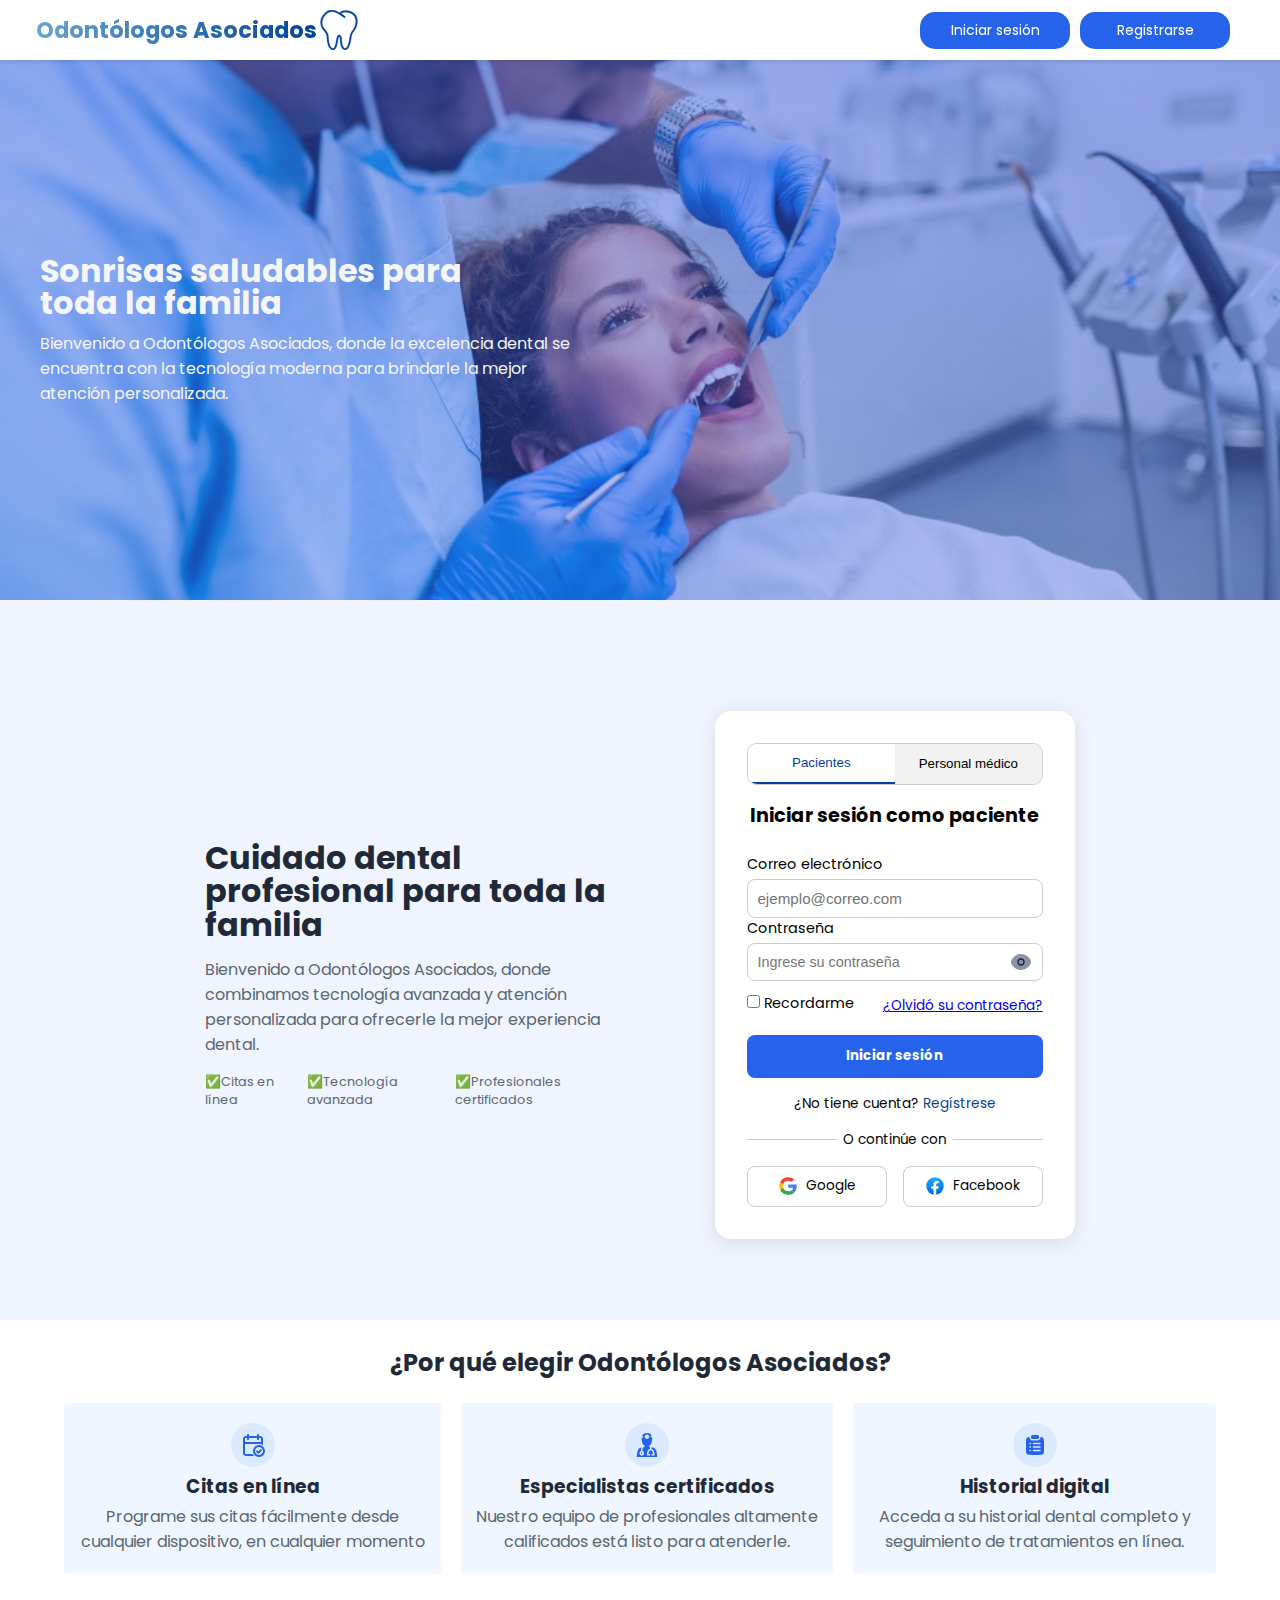
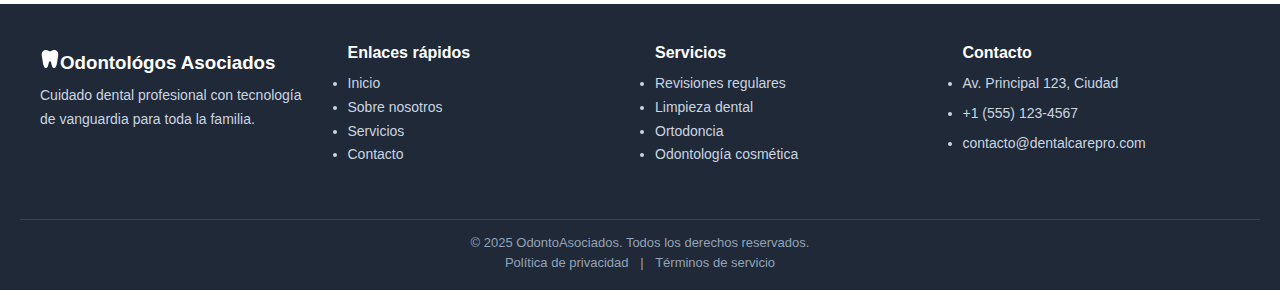
<file: index.html>
<!DOCTYPE html>
<html lang="es">
	<head>
		<meta charset="UTF-8" />
		<meta
			name="viewport"
			content="width=device-width, initial-scale=1.0" />
		<title>OdontoAsociados</title>
		<link
			rel="preconnect"
			href="https://fonts.googleapis.com" />
		<link
			rel="preconnect"
			href="https://fonts.gstatic.com"
			crossorigin />
		<link
			href="https://fonts.googleapis.com/css2?family=Poppins:ital,wght@0,100;0,200;0,300;0,400;0,500;0,600;0,700;0,800;0,900;1,100;1,200;1,300;1,400;1,500;1,600;1,700;1,800;1,900&display=swap"
			rel="stylesheet" />
		<link
			rel="stylesheet"
			href="./CSS/styles-landing.css" />
	</head>
	<body>
		<header class="encabezado">
			<a
				href="./index.html"
				class="logo-titulo">
				<p>Odontólogos Asociados</p>
				<img
					src="./assets/icons/tooth-icon.svg"
					alt="Logo Odontólogos Asociados"
					class="logo" />
			</a>
			<nav class="navegacion">
				<button
					class="boton"
					id="btn-login">
					<a href="#login"> Iniciar sesión </a>
				</button>
				<button
					class="boton"
					id="btn-registro">
					<a href="./HTML/register.html">Registrarse</a>
				</button>
			</nav>
		</header>
		<main class="fondo-home">
			<h1>
				Sonrisas saludables para <br />
				toda la familia
			</h1>
			<p>
				Bienvenido a Odontólogos Asociados, donde la excelencia dental se <br />
				encuentra con la tecnología moderna para brindarle la mejor <br />
				atención personalizada.
			</p>
		</main>
		<section
			class="login-container"
			id="login">
			<div class="login-details">
				<h2>
					Cuidado dental <br />
					profesional para toda la familia
				</h2>
				<p>
					Bienvenido a Odontólogos Asociados, donde combinamos tecnología
					avanzada y atención personalizada para ofrecerle la mejor experiencia
					dental.
				</p>
				<ul>
					<li>✅Citas en línea</li>
					<li>✅Tecnología avanzada</li>
					<li>✅Profesionales certificados</li>
				</ul>
			</div>
			<div class="login-card">
				<div class="tabs">
					<button
						id="btnPaciente"
						class="tab active"
						onclick="cambiarVista('paciente')">
						Pacientes
					</button>
					<button
						id="btnPersonal"
						class="tab"
						onclick="cambiarVista('personal')">
						Personal médico
					</button>
				</div>
				<h2 id="tituloInicio">Iniciar sesión como paciente</h2>
				<form id="login-form">
					<label for="email">Correo electrónico</label>
					<input
						type="email"
						id="email"
						class="input-style"
						placeholder="ejemplo@correo.com"
						required />
					<label for="password">Contraseña</label>
					<div class="input-icon">
						<input
							type="password"
							id="password"
							class="input-style"
							placeholder="Ingrese su contraseña"
							required />
						<button
							type="button"
							class="eye-toggle"
							onclick="togglePassword()">
							<img
								src="./assets/icons/eye.svg"
								alt="icono ojo" />
						</button>
					</div>

					<div class="options">
						<label><input type="checkbox" /> Recordarme</label>
						<a href="./HTML/password-recovery.html">¿Olvidó su contraseña?</a>
					</div>

					<button class="login-btn">Iniciar sesión</button>
				</form>

				<div class="link">
					¿No tiene cuenta? <a href="./HTML/register.html">Regístrese</a>
				</div>

				<div class="divider">O continúe con</div>

				<div class="social-buttons">
					<button class="social-btn">
						<img
							src="./assets/icons/google.svg"
							alt="Google" />
						Google
					</button>
					<button class="social-btn">
						<img
							src="./assets/icons/facebook.svg"
							alt="Facebook" />
						Facebook
					</button>
				</div>
			</div>
		</section>
		<section class="cards-info">
			<h2>¿Por qué elegir Odontólogos Asociados?</h2>
			<div class="cards-container">
				<div class="card-info">
					<img
						src="./assets/icons/calendar.svg"
						alt="calendario logo" />
					<h3>Citas en línea</h3>
					<p>
						Programe sus citas fácilmente desde cualquier dispositivo, en
						cualquier momento
					</p>
				</div>
				<div class="card-info">
					<img
						src="./assets/icons/doctor.svg"
						alt="doctor logo" />
					<h3>Especialistas certificados</h3>
					<p>
						Nuestro equipo de profesionales altamente calificados está listo
						para atenderle.
					</p>
				</div>
				<div class="card-info">
					<img
						src="./assets/icons/clipboard.svg"
						alt="tabla logo" />
					<h3>Historial digital</h3>
					<p>
						Acceda a su historial dental completo y seguimiento de tratamientos
						en línea.
					</p>
				</div>
			</div>
		</section>
		<footer class="footer">
			<div class="footer-container">
				<div class="footer-column">
					<h3>
						<img
							src="./assets/icons/whte-tooth.svg"
							alt="icono diente" />Odontológos Asociados
					</h3>
					<p>
						Cuidado dental profesional con tecnología de vanguardia para toda la
						familia.
					</p>
				</div>
				<div class="footer-column">
					<h4>Enlaces rápidos</h4>
					<ul>
						<li><a href="#">Inicio</a></li>
						<li><a href="./HTML/page-missing.html">Sobre nosotros</a></li>
						<li><a href="./HTML/page-missing.html">Servicios</a></li>
						<li><a href="./HTML/page-missing.html">Contacto</a></li>
					</ul>
				</div>
				<div class="footer-column">
					<h4>Servicios</h4>
					<ul>
						<li><a href="./HTML/page-missing.html">Revisiones regulares</a></li>
						<li><a href="./HTML/page-missing.html">Limpieza dental</a></li>
						<li><a href="./HTML/page-missing.html">Ortodoncia</a></li>
						<li><a href="./HTML/page-missing.html">Odontología cosmética</a></li>
					</ul>
				</div>
				<div class="footer-column">
					<h4>Contacto</h4>
					<ul class="contact-info">
						<li>Av. Principal 123, Ciudad</li>
						<li>+1 (555) 123-4567</li>
						<li>contacto@dentalcarepro.com</li>
					</ul>
					<div class="social-icons">
						<a href="#"><i class="fab fa-facebook-f"></i></a>
					</div>
				</div>
			</div>
			<div class="footer-bottom">
				<p>© 2025 OdontoAsociados. Todos los derechos reservados.</p>
				<div class="footer-links">
					<a href="#">Política de privacidad</a>
					<span>|</span>
					<a href="#">Términos de servicio</a>
				</div>
			</div>
		</footer>
		<script src="./javascript/landing-page.js"></script>
	</body>
</html>
</file>
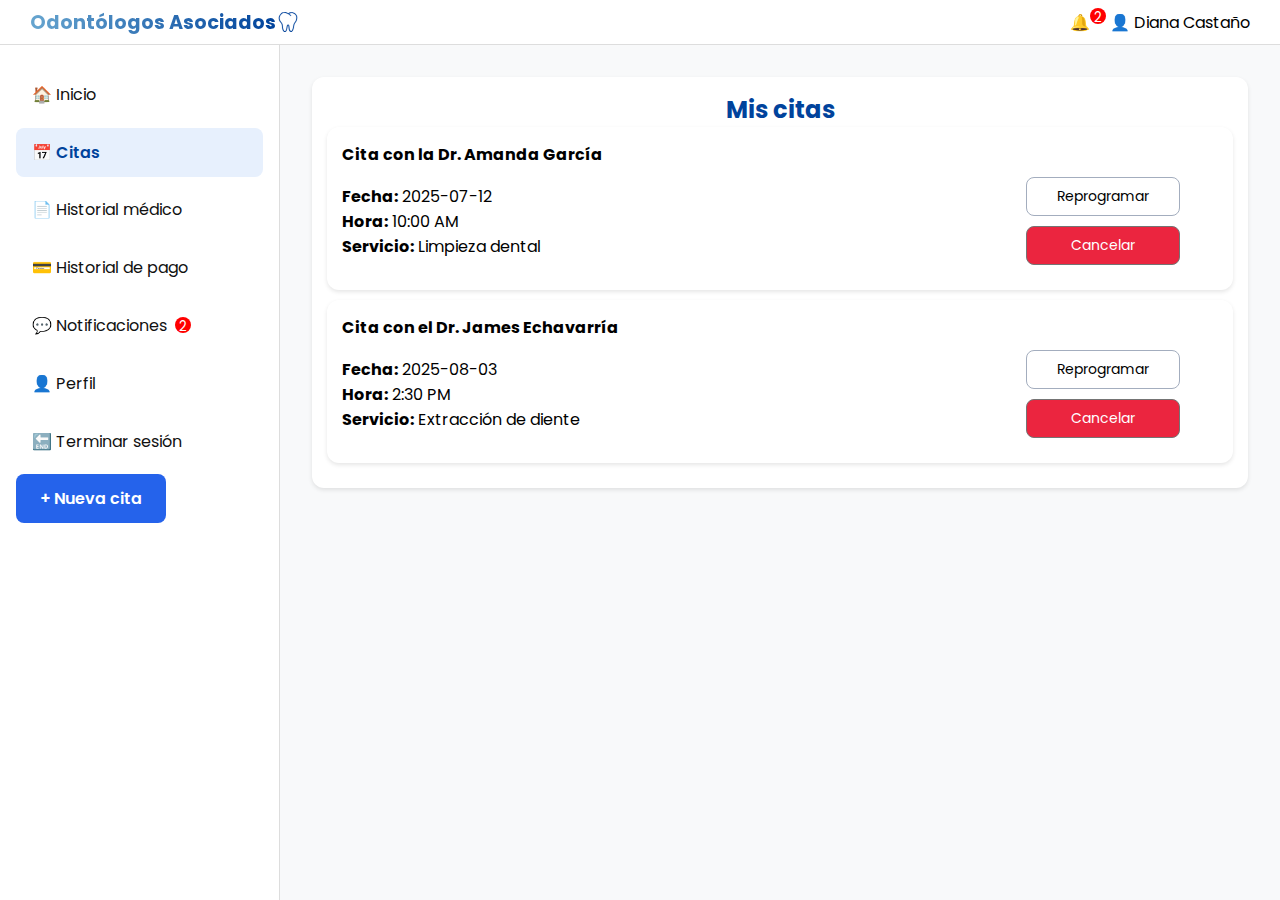
<file: HTML/appointment.html>
<!DOCTYPE html>
<html lang="es">
<head>
 <meta charset="UTF-8">
 <meta name="viewport" content="width=device-width, initial-scale=1.0">
 <title>OdontoAsociados</title>
 <link
  rel="preconnect"
  href="https://fonts.googleapis.com" />
 <link
  rel="preconnect"
  href="https://fonts.gstatic.com"
  crossorigin />
 <link
  href="https://fonts.googleapis.com/css2?family=Poppins:ital,wght@0,100;0,200;0,300;0,400;0,500;0,600;0,700;0,800;0,900;1,100;1,200;1,300;1,400;1,500;1,600;1,700;1,800;1,900&display=swap"
  rel="stylesheet" />
 <link
  rel="stylesheet"
  href="../CSS/dashboard-patient.css" />
 <link
  rel="stylesheet"
  href="../CSS/detail-information.css" />
</head>
<body>
 <header>
  <div class="logo-titulo">
   <p>Odontólogos Asociados</p>
   <img
    src="../assets/icons/tooth-icon.svg"
    alt="Logo Odontólogos Asociados"
    class="logo" />
  </div>
  <div>🔔<sup>2</sup> 👤 Diana Castaño</div>
 </header>
 <div class="dashboard">
  <aside class="sidebar">
   <nav>
    <a href="./dashboard-patient.html">🏠 Inicio</a>
    <a href="#" class="active">📅 Citas</a>
    <a href="./medical-history.html">📄 Historial médico</a>
    <a href="./payment-history.html">💳 Historial de pago</a>
    <a href="./notifications.html">
     💬 Notificaciones
     <sup>2</sup>
    </a>
    <a
     href="./profile.html"

     >👤 Perfil</a
    >
    <a href="../index.html">🔚 Terminar sesión</a>
   </nav>
   <div style="margin-top: auto">
    <a
     href="./booking-appointment.html"
     class="cta-button"
     >+ Nueva cita</a
    >
   </div>
  </aside>
  <main class="main">
   <div class="appointments-page">
    <h2>Mis citas</h2>
    <div class="history-item">
      <h4>Cita con la Dr. Amanda García</h4>
      <div class="appointment-info">
       <div>
								<p><strong>Fecha:</strong> 2025-07-12</p>
       	<p><strong>Hora:</strong> 10:00 AM</p>
       	<p><strong>Servicio:</strong> Limpieza dental</p>
							</div>
      	<div class="appointments-btns">
        <button  class="reprogram-btn">Reprogramar</button>
        <button class="cancel-btn">Cancelar</button>
       </div>
      </div>
    </div>
    <div class="history-item">
      <h4>Cita con el Dr. James Echavarría</h4>
						<div class="appointment-info">
							<div>
								<p><strong>Fecha:</strong> 2025-08-03</p>
      		<p><strong>Hora:</strong> 2:30 PM</p>
      		<p><strong>Servicio:</strong> Extracción de diente</p>
							</div>
							<div class="appointments-btns">
        <button class="reprogram-btn">Reprogramar</button>
        <button class="cancel-btn">Cancelar</button>
      	</div>
						</div>
    </div>
  </main>
 </div>
</body>
</html>
</file>
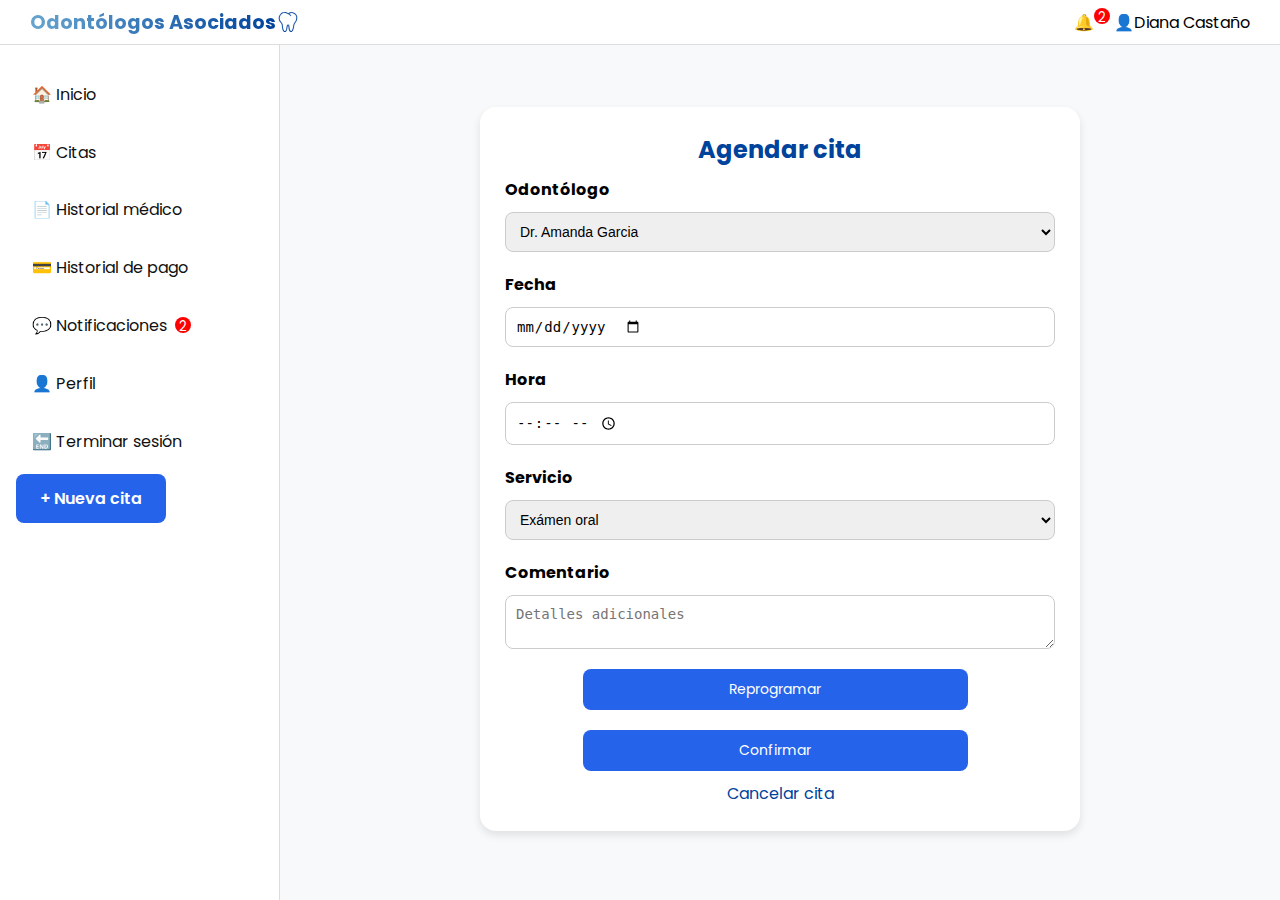
<file: HTML/booking-appointment.html>
<!DOCTYPE html>
<html lang="es">
	<head>
		<meta charset="UTF-8" />
		<meta
			name="viewport"
			content="width=device-width, initial-scale=1.0" />
		<title>OdontoAsociados</title>
		<link
			rel="preconnect"
			href="https://fonts.googleapis.com" />
		<link
			rel="preconnect"
			href="https://fonts.gstatic.com"
			crossorigin />
		<link
			href="https://fonts.googleapis.com/css2?family=Poppins:ital,wght@0,100;0,200;0,300;0,400;0,500;0,600;0,700;0,800;0,900;1,100;1,200;1,300;1,400;1,500;1,600;1,700;1,800;1,900&display=swap"
			rel="stylesheet" />
		<link
			rel="stylesheet"
			href="../CSS/dashboard-patient.css" />
		<link
			rel="stylesheet"
			href="../CSS/detail-information.css" />
	</head>
	<body>
		<header>
			<div class="logo-titulo">
				<p>Odontólogos Asociados</p>
				<img
					src="../assets/icons/tooth-icon.svg"
					alt="Logo Odontólogos Asociados"
					class="logo" />
			</div>
			<div>🔔<sup>2</sup> 👤Diana Castaño</div>
		</header>
		<div class="dashboard">
			<aside class="sidebar">
				<nav>
					<a href="./dashboard-patient.html">🏠 Inicio</a>
					<a href="./appointment.html">📅 Citas</a>
					<a href="./medical-history.html">📄 Historial médico</a>
					<a href="./payment-history.html">💳 Historial de pago</a>
					<a href="./notifications.html">💬 Notificaciones <sup>2</sup></a>
					<a href="./profile.html">👤 Perfil</a>
					<a href="../index.html">🔚 Terminar sesión</a>
				</nav>
				<div style="margin-top: auto">
					<a
						href="./booking-appointment.html"
						class="cta-button"
						>+ Nueva cita</a
					>
				</div>
			</aside>
			<main class="main">
				<form class="book-appointment">
					<h2>Agendar cita</h2>
					<label>Odontólogo</label>
					<select>
						<option>Dr. Amanda Garcia</option>
						<option>Dr. Felipe Castañeda</option>
					</select>
					<label>Fecha</label>
					<input type="date" />
					<label>Hora</label>
					<input type="time" />
					<label>Servicio</label>
					<select>
						<option>Exámen oral</option>
						<option>Limpieza dental</option>
						<option>Radiografía dental</option>
						<option>Empastes (obturaciones)</option>
						<option>Extracción dental</option>
						<option>Sellado de fisuras</option>
						<option>Endodoncia</option>
					</select>
					<label>Comentario</label>
					<textarea placeholder="Detalles adicionales"></textarea>
					<div class="actions">
						<button>Reprogramar</button>
						<button>Confirmar</button>
						<a href="#">Cancelar cita</a>
					</div>
				</form>
			</main>
		</div>
	</body>
</html>
</file>
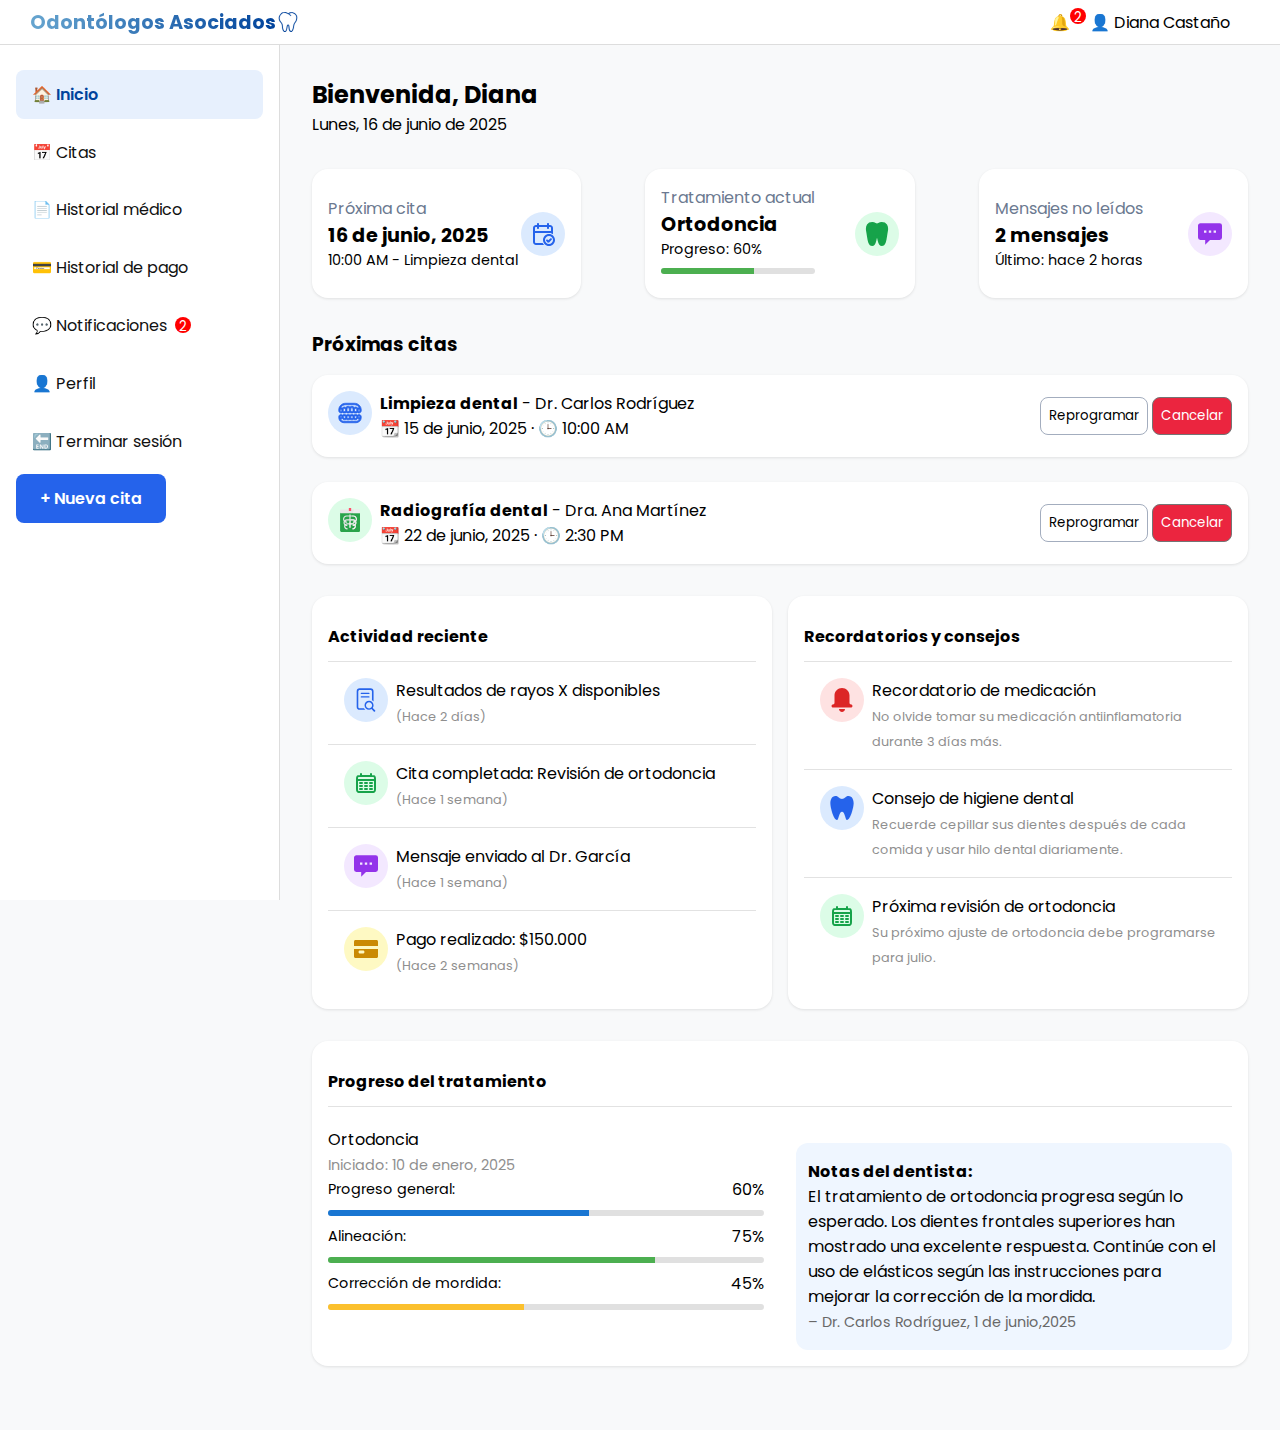
<file: HTML/dashboard-patient.html>
<!DOCTYPE html>
<html lang="es">
	<head>
		<meta charset="UTF-8" />
		<meta
			name="viewport"
			content="width=device-width, initial-scale=1.0" />
		<title>OdontoAsociados</title>
		<link
			rel="preconnect"
			href="https://fonts.googleapis.com" />
		<link
			rel="preconnect"
			href="https://fonts.gstatic.com"
			crossorigin />
		<link
			href="https://fonts.googleapis.com/css2?family=Poppins:ital,wght@0,100;0,200;0,300;0,400;0,500;0,600;0,700;0,800;0,900;1,100;1,200;1,300;1,400;1,500;1,600;1,700;1,800;1,900&display=swap"
			rel="stylesheet" />
		<link
			rel="stylesheet"
			href="../CSS/dashboard-patient.css" />
	</head>
	<body>
		<header>
			<div class="logo-titulo">
				<p>Odontólogos Asociados</p>
				<img
					src="../assets/icons/tooth-icon.svg"
					alt="Logo Odontólogos Asociados"
					class="logo" />
			</div>
			<div class="note-profile">🔔<sup>2</sup> 👤 Diana Castaño</div>
		</header>
		<div class="dashboard">
			<aside class="sidebar">
				<nav>
					<a
						href="#"
						class="active"
						>🏠 Inicio</a
					>
					<a href="./appointment.html">📅 Citas</a>
					<a href="./medical-history.html">📄 Historial médico</a>
					<a href="./payment-history.html">💳 Historial de pago</a>
					<a href="./notifications.html">💬 Notificaciones <sup>2</sup></a>
					<a href="./profile.html">👤 Perfil</a>
					<a href="../index.html">🔚 Terminar sesión</a>
				</nav>
				<div style="margin-top: auto">
					<a
						href="./booking-appointment.html"
						class="cta-button"
						>+ Nueva cita</a
					>
				</div>
			</aside>
			<main class="main">
				<div class="greeting">
					<div>
						<h2>Bienvenida, Diana</h2>
						<p>Lunes, 16 de junio de 2025</p>
					</div>
				</div>

				<div class="cards">
					<div class="card">
						<div class="card-text">
							<h4>Próxima cita</h4>
							<p>
								<strong>16 de junio, 2025</strong><br />10:00 AM - Limpieza
								dental
							</p>
						</div>
						<img
							src="../assets/icons/calendar.svg"
							alt="icono calendario"
							class="icon-style pendings" />
					</div>
					<div class="card">
						<div class="card-text">
							<h4>Tratamiento actual</h4>
							<p><strong>Ortodoncia</strong></p>
							<p>Progreso: 60%</p>
							<div class="progress-bar">
								<div style="width: 60%; background-color: #4caf50"></div>
							</div>
						</div>
						<img
							src="../assets/icons/green-tooth.svg"
							alt="icono diente"
							class="icon-style treatments" />
					</div>
					<div class="card">
						<div class="card-text">
							<h4>Mensajes no leídos</h4>
							<p><strong>2 mensajes</strong></p>
							<p>Último: hace 2 horas</p>
						</div>
						<img
							src="../assets/icons/chat-bubble.svg"
							alt="icono de mensaje"
							class="icon-style message" />
					</div>
				</div>

				<div class="section">
					<h3>Próximas citas</h3>
					<div class="card">
						<div class="card-date">
							<img
								src="../assets/icons/teeth.svg"
								alt="icono dentadura"
								class="icon-style pendings" />
							<p>
								<strong>Limpieza dental</strong> - Dr. Carlos Rodríguez<br />📆
								15 de junio, 2025 · 🕒 10:00 AM
							</p>
						</div>
						<div>
							<button class="reprogram-btn">Reprogramar</button>
							<button class="cancel-btn">Cancelar</button>
						</div>
					</div>
					<br />
					<div class="card">
						<div class="card-date">
							<img
								src="../assets/icons/x-rays.svg"
								alt="icono rayos X"
								class="icon-style treatments" />
							<p>
								<strong>Radiografía dental</strong> - Dra. Ana Martínez<br />📆
								22 de junio, 2025 · 🕒 2:30 PM
							</p>
						</div>
						<div>
							<button class="reprogram-btn">Reprogramar</button>
							<button class="cancel-btn">Cancelar</button>
						</div>
					</div>
				</div>

				<div class="section activities">
					<div class="card activities-container">
						<h4>Actividad reciente</h4>
						<ul class="recent-activities">
							<li>
								<img
									src="../assets/icons/doc-text-search.svg"
									alt="icono resultados"
									class="icon-style pendings" />
								<p>
									Resultados de rayos X disponibles <br />
									<span>(Hace 2 días)</span>
								</p>
							</li>
							<li>
								<img
									src="../assets/icons/green-calendar.svg"
									alt="icono calendario tono verde"
									class="icon-style treatments" />
								<p>
									Cita completada: Revisión de ortodoncia <br />
									<span>(Hace 1 semana)</span>
								</p>
							</li>
							<li>
								<img
									src="../assets/icons/chat-bubble.svg"
									alt="icono de mensaje"
									class="icon-style message" />
								<p>
									Mensaje enviado al Dr. García <br />
									<span>(Hace 1 semana)</span>
								</p>
							</li>
							<li>
								<img
									src="../assets/icons/credit-card.svg"
									alt="icono tarjeta de credito"
									class="icon-style payment" />
								<p>
									Pago realizado: $150.000<br />
									<span>(Hace 2 semanas)</span>
								</p>
							</li>
						</ul>
					</div>
					<div class="card activities-container">
						<h4>Recordatorios y consejos</h4>
						<ul class="recent-activities">
							<li>
								<img
									src="../assets/icons/red-bell-svgrepo.svg"
									alt="icono campana roja"
									class="icon-style alert" />
								<p>
									Recordatorio de medicación <br />
									<span>
										No olvide tomar su medicación antiinflamatoria durante 3
										días más.
									</span>
								</p>
							</li>
							<li>
								<img
									src="../assets/icons/full-blue-tooth.svg"
									alt="icono diente azul"
									class="icon-style pendings" />
								<p>
									Consejo de higiene dental <br />
									<span>
										Recuerde cepillar sus dientes después de cada comida y usar
										hilo dental diariamente.
									</span>
								</p>
							</li>
							<li>
								<img
									src="../assets/icons/green-calendar.svg"
									alt="icono calendario tono verde"
									class="icon-style treatments" />
								<p>
									Próxima revisión de ortodoncia <br />
									<span>
										Su próximo ajuste de ortodoncia debe programarse para julio.
									</span>
								</p>
							</li>
						</ul>
					</div>
				</div>

				<div class="section">
					<div class="card history-treatments">
						<h4>Progreso del tratamiento</h4>
						<div class="treatments-notes">
							<div class="treatments-container">
								<p>
									Ortodoncia <br />
									<span>Iniciado: 10 de enero, 2025</span>
								</p>
								<div class="progress-meter">
									<p>Progreso general:</p>
									<p>60%</p>
								</div>
								<div class="progress-bar">
									<div style="width: 60%; background-color: #1976d2"></div>
								</div>
								<div class="progress-meter">
									<p>Alineación:</p>
									<p>75%</p>
								</div>
								<div class="progress-bar">
									<div style="width: 75%; background-color: #4caf50"></div>
								</div>
								<div class="progress-meter">
									<p>Corrección de mordida:</p>
									<p>45%</p>
								</div>
								<div class="progress-bar">
									<div style="width: 45%; background-color: #fbc02d"></div>
								</div>
							</div>
							<p
								class="dentist-notes"
								style="margin-top: 1rem">
								<strong>Notas del dentista:</strong><br />El tratamiento de
								ortodoncia progresa según lo esperado. Los dientes frontales
								superiores han mostrado una excelente respuesta. Continúe con el
								uso de elásticos según las instrucciones para mejorar la
								corrección de la mordida. <br />
								<span> – Dr. Carlos Rodríguez, 1 de junio,2025 </span>
							</p>
						</div>
					</div>
				</div>
			</main>
		</div>
	</body>
</html>
</file>
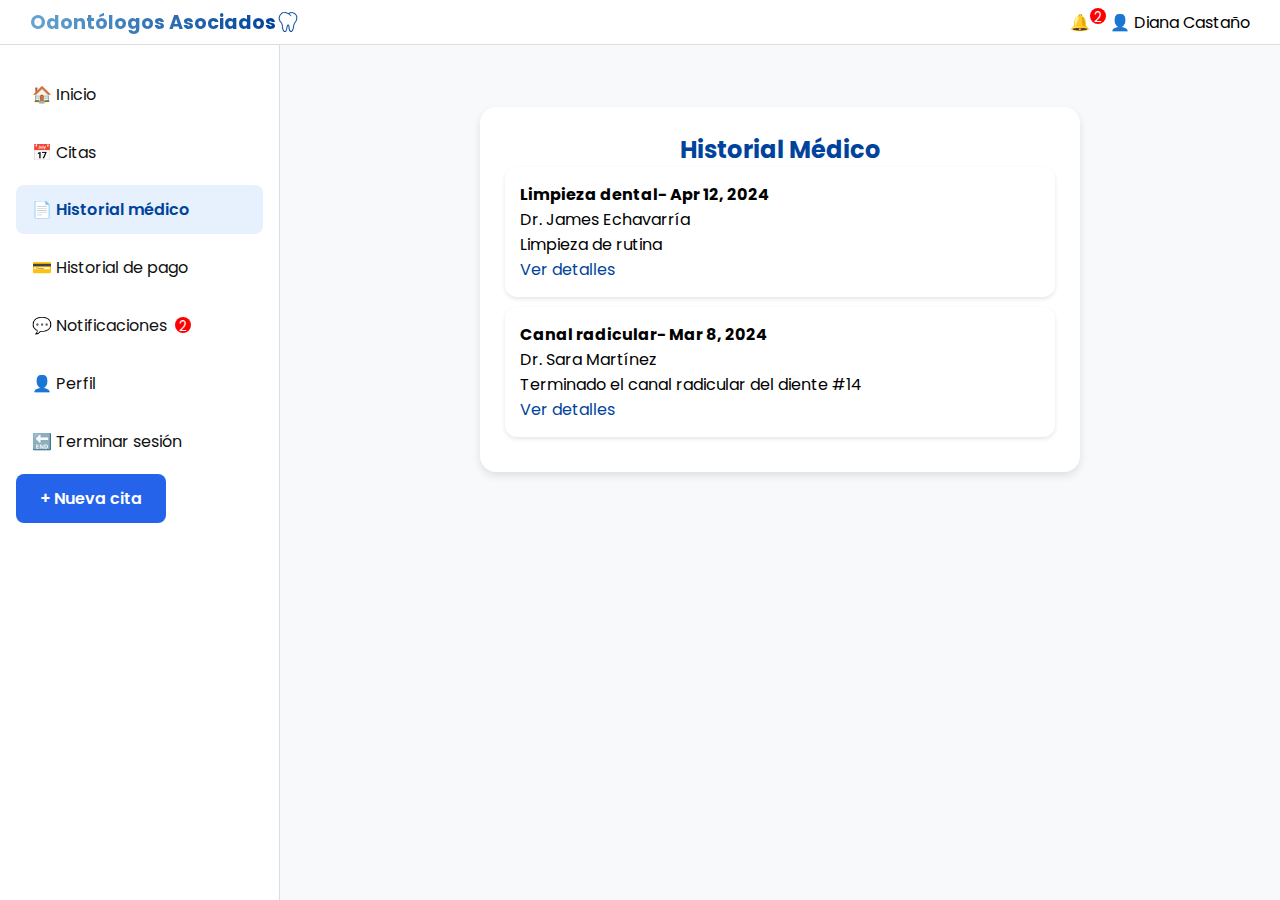
<file: HTML/medical-history.html>
<!DOCTYPE html>
<html lang="es">
	<head>
		<meta charset="UTF-8" />
		<meta
			name="viewport"
			content="width=device-width, initial-scale=1.0" />
		<title>OdontoAsociados</title>
		<link
			rel="preconnect"
			href="https://fonts.googleapis.com" />
		<link
			rel="preconnect"
			href="https://fonts.gstatic.com"
			crossorigin />
		<link
			href="https://fonts.googleapis.com/css2?family=Poppins:ital,wght@0,100;0,200;0,300;0,400;0,500;0,600;0,700;0,800;0,900;1,100;1,200;1,300;1,400;1,500;1,600;1,700;1,800;1,900&display=swap"
			rel="stylesheet" />
		<link
			rel="stylesheet"
			href="../CSS/dashboard-patient.css" />
		<link
			rel="stylesheet"
			href="../CSS/detail-information.css" />
	</head>
	<body>
		<header>
			<div class="logo-titulo">
				<p>Odontólogos Asociados</p>
				<img
					src="../assets/icons/tooth-icon.svg"
					alt="Logo Odontólogos Asociados"
					class="logo" />
			</div>
			<div>
				🔔<sup>2</sup> 👤 Diana Castaño
			</div>
		</header>
		<div class="dashboard">
			<aside class="sidebar">
				<nav>
					<a href="./dashboard-patient.html">🏠 Inicio</a>
					<a href="./appointment.html">📅 Citas</a>
					<a
						href="#"
						class="active"
						>📄 Historial médico</a
					>
					<a href="./payment-history.html">💳 Historial de pago</a>
					<a href="./notifications.html">
						💬 Notificaciones
						<sup>2</sup></a
					>
					<a href="./profile.html">👤 Perfil</a>
					<a href="../index.html">🔚 Terminar sesión</a>
				</nav>
				<div style="margin-top: auto">
					<a
						href="./booking-appointment.html"
						class="cta-button"
						>+ Nueva cita</a
					>
				</div>
			</aside>
			<main class="main">
				<div class="medical-history">
					<h2>Historial Médico</h2>
					<div class="history-item">
						<h4>Limpieza dental- Apr 12, 2024</h4>
						<p>Dr. James Echavarría</p>
						<p>Limpieza de rutina</p>
						<a href="#">Ver detalles</a>
					</div>
					<div class="history-item">
						<h4>Canal radicular- Mar 8, 2024</h4>
						<p>Dr. Sara Martínez</p>
						<p>Terminado el canal radicular del diente #14</p>
						<a href="#">Ver detalles</a>
					</div>
				</div>
			</main>
		</div>
	</body>
</html>
</file>
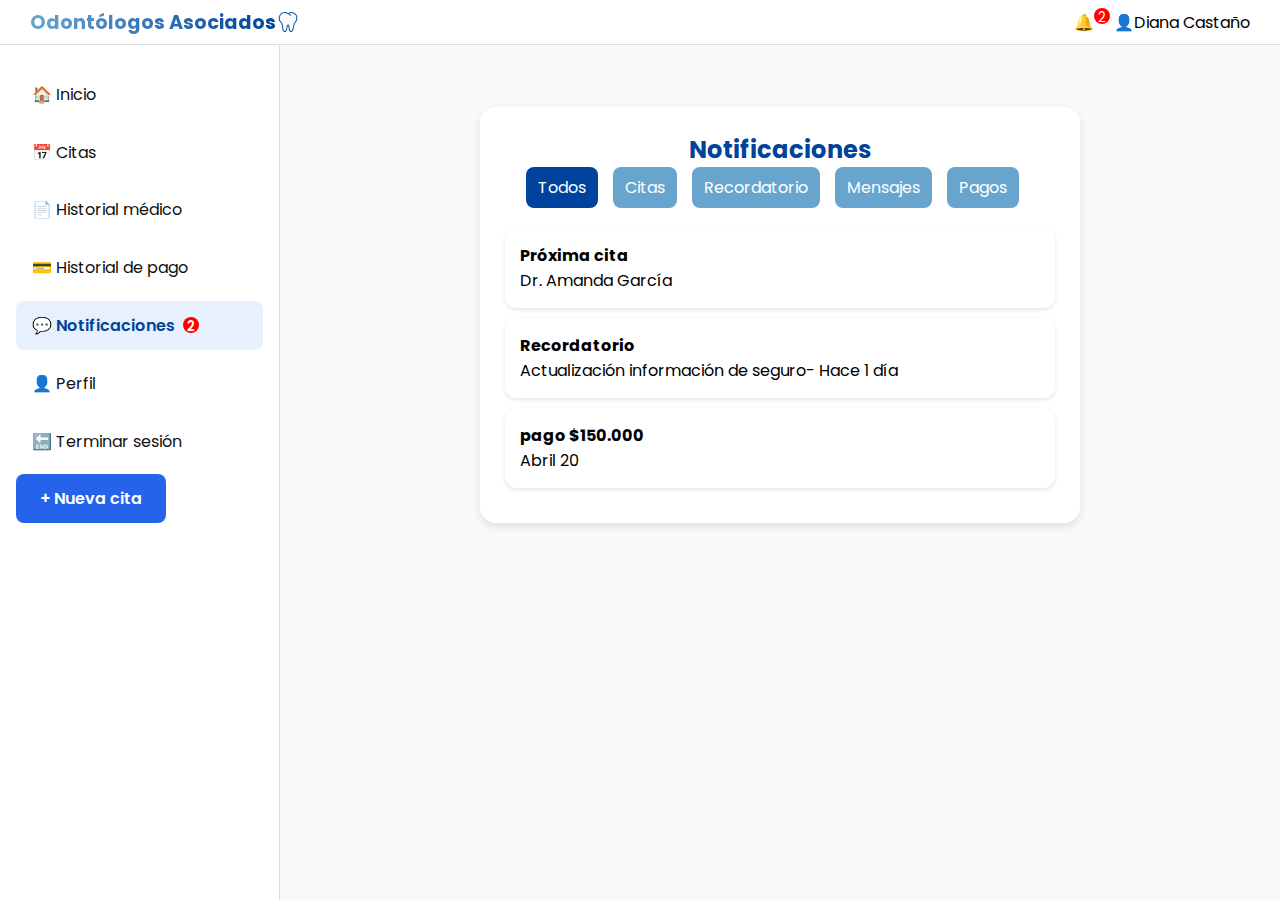
<file: HTML/notifications.html>
<!DOCTYPE html>
<html lang="es">
	<head>
		<meta charset="UTF-8" />
		<meta
			name="viewport"
			content="width=device-width, initial-scale=1.0" />
		<title>OdontoAsociados</title>
		<link
			rel="preconnect"
			href="https://fonts.googleapis.com" />
		<link
			rel="preconnect"
			href="https://fonts.gstatic.com"
			crossorigin />
		<link
			href="https://fonts.googleapis.com/css2?family=Poppins:ital,wght@0,100;0,200;0,300;0,400;0,500;0,600;0,700;0,800;0,900;1,100;1,200;1,300;1,400;1,500;1,600;1,700;1,800;1,900&display=swap"
			rel="stylesheet" />
		<link
			rel="stylesheet"
			href="../CSS/dashboard-patient.css" />
		<link
			rel="stylesheet"
			href="../CSS/detail-information.css" />
	</head>
	<body>
		<header>
			<div class="logo-titulo">
				<p>Odontólogos Asociados</p>
				<img
					src="../assets/icons/tooth-icon.svg"
					alt="Logo Odontólogos Asociados"
					class="logo" />
			</div>
			<div>
				🔔<sup>2</sup> 👤Diana Castaño
			</div>
		</header>
		<div class="dashboard">
			<aside class="sidebar">
				<nav>
					<a href="./dashboard-patient.html">🏠 Inicio</a>
					<a href="./appointment.html">📅 Citas</a>
					<a href="./medical-history.html">📄 Historial médico</a>
     <a href="./payment-history.html">💳 Historial de pago</a>
					<a
						href="#"
						class="active"
						>💬 Notificaciones
						<sup>2</sup></a
					>
					<a href="./profile.html">👤 Perfil</a>
					<a href="../index.html">🔚 Terminar sesión</a>
				</nav>
				<div style="margin-top: auto">
					<a
						href="./booking-appointment.html"
						class="cta-button"
						>+ Nueva cita</a
					>
				</div>
			</aside>
			<main class="main">
				<div class="notifications">
					<h2>Notificaciones</h2>
					<ul class="tabs">
						<li class="active">Todos</li>
						<li class="">Citas</li>
      <li class="">Recordatorio</li>
						<li class="">Mensajes</li>
						<li class="">Pagos</li>
					</ul>
					<div class="notification-item">
						<h4>Próxima cita</h4>
						<p>Dr. Amanda García</p>
					</div>
					<div class="notification-item">
						<h4>Recordatorio</h4>
						<p>Actualización información de seguro- Hace 1 día</p>
					</div>
					<div class="notification-item">
						<h4>pago $150.000</h4>
						<p>Abril 20</p>
					</div>
				</div>
			</main>
		</div>
	</body>
</html>
</file>
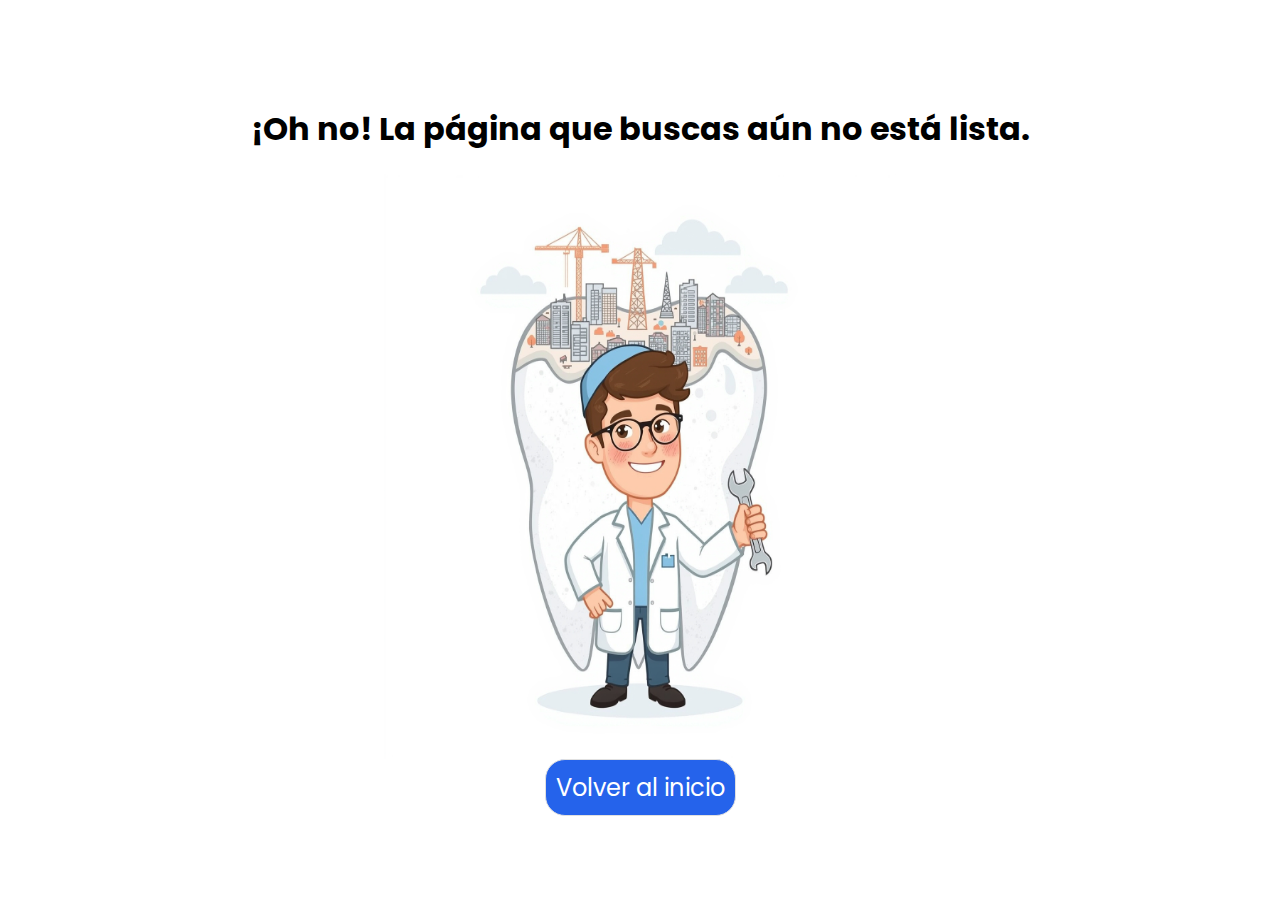
<file: HTML/page-missing.html>
<!DOCTYPE html>
<html lang="en">
	<head>
		<meta charset="UTF-8" />
		<meta
			name="viewport"
			content="width=device-width, initial-scale=1.0" />
		<title>¡Oh no!</title>
		<link
			rel="preconnect"
			href="https://fonts.googleapis.com" />
		<link
			rel="preconnect"
			href="https://fonts.gstatic.com"
			crossorigin />
		<link
			href="https://fonts.googleapis.com/css2?family=Poppins:ital,wght@0,100;0,200;0,300;0,400;0,500;0,600;0,700;0,800;0,900;1,100;1,200;1,300;1,400;1,500;1,600;1,700;1,800;1,900&display=swap"
			rel="stylesheet" />
		<link
			rel="stylesheet"
			href="../CSS/page-missing.css" />
	</head>
	<body>
		<main>
			<h1>¡Oh no! La página que buscas aún no está lista.</h1>
			<img
				src="../assets/backgrounds/Lucid_Realism_A_cheerful_anthropomorphic_dentist_with_a_bright_1.jpg"
				alt="Odontologo con un diente de fondo con construcciones encima" />
   <button><a href="../index.html">Volver al inicio</a></button>
		</main>
	</body>
</html>
</file>
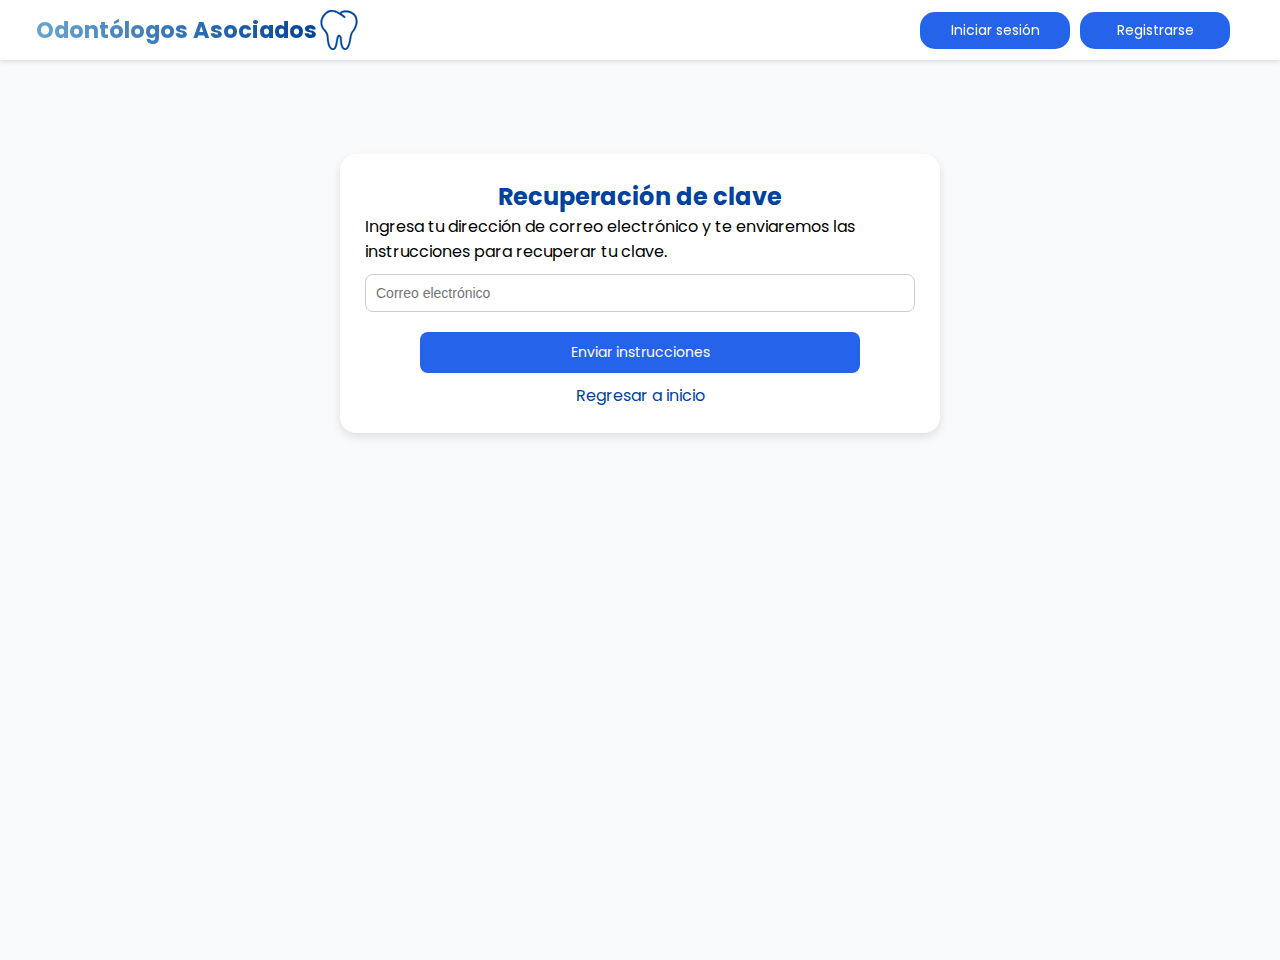
<file: HTML/password-recovery.html>
<!DOCTYPE html>
<html lang="es">
	<head>
		<meta charset="UTF-8" />
		<meta
			name="viewport"
			content="width=device-width, initial-scale=1.0" />
		<title>OdontoAsociados</title>
		<link
			rel="preconnect"
			href="https://fonts.googleapis.com" />
		<link
			rel="preconnect"
			href="https://fonts.gstatic.com"
			crossorigin />
		<link
			href="https://fonts.googleapis.com/css2?family=Poppins:ital,wght@0,100;0,200;0,300;0,400;0,500;0,600;0,700;0,800;0,900;1,100;1,200;1,300;1,400;1,500;1,600;1,700;1,800;1,900&display=swap"
			rel="stylesheet" />
		<link
			rel="stylesheet"
			href="../CSS/styles-landing.css" />
		<link
			rel="stylesheet"
			href="../CSS/detail-information.css" />
	</head>
	<body>
		<header class="encabezado">
			<a
				href="../index.html"
				class="logo-titulo">
				<p>Odontólogos Asociados</p>
				<img
					src="../assets/icons/tooth-icon.svg"
					alt="Logo Odontólogos Asociados"
					class="logo" />
			</a>
			<nav class="navegacion">
				<button
					class="boton"
					id="btn-login">
					<a href="../index.html#login"> Iniciar sesión </a>
				</button>
				<button
					class="boton"
					id="btn-registro">
					<a href="./register.html">Registrarse</a>
				</button>
			</nav>
		</header>
		<main class="password-recovery-contain">
			<div class="password-recovery">
				<h2>Recuperación de clave</h2>
				<p>
					Ingresa tu dirección de correo electrónico y te enviaremos las
					instrucciones para recuperar tu clave.
				</p>
				<input
					type="email"
					placeholder="Correo electrónico" />
				<button>Enviar instrucciones</button>
				<a
					href="../index.html"
					class="landing-btn"
					>Regresar a inicio</a
				>
			</div>
		</main>
	</body>
</html>
</file>
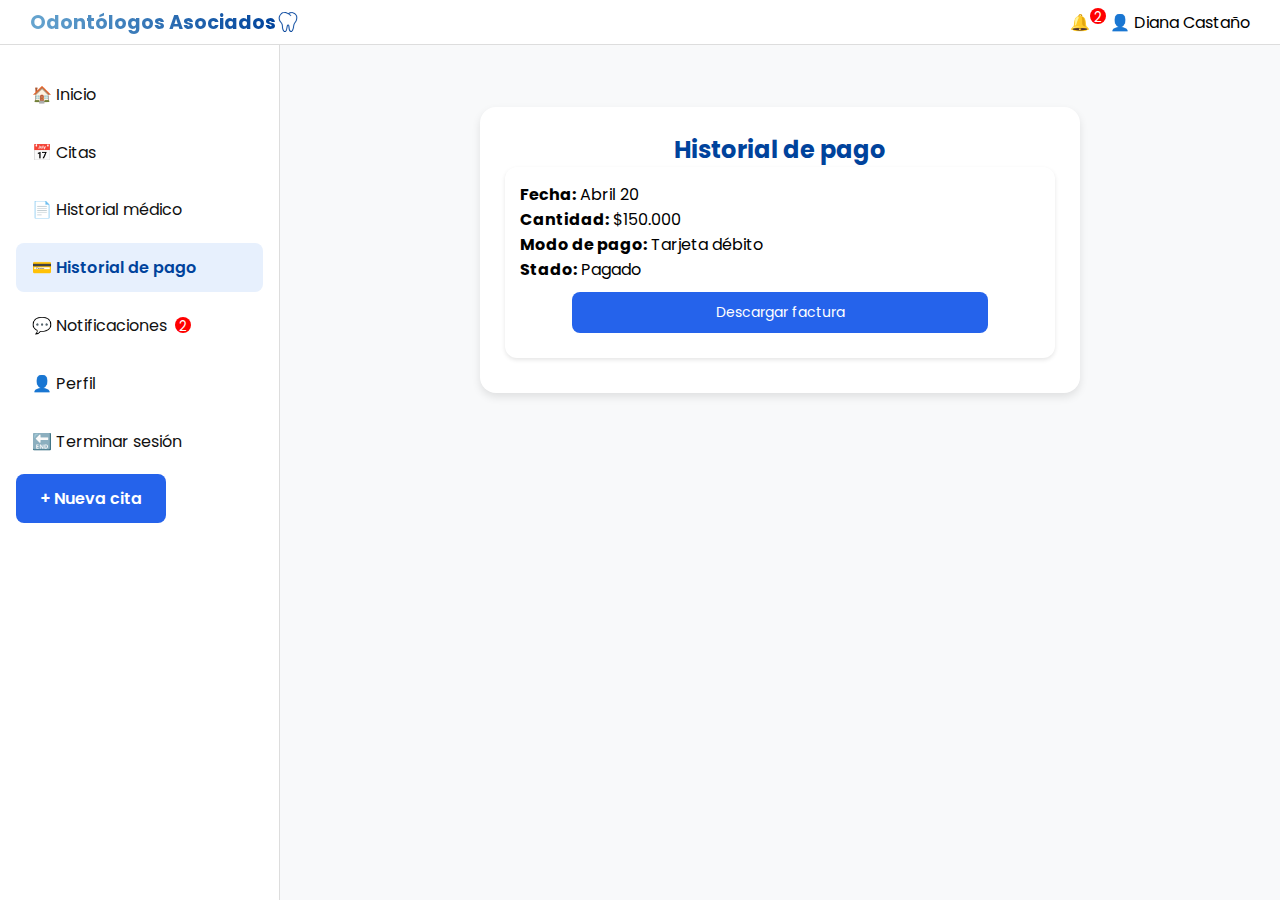
<file: HTML/payment-history.html>
<!DOCTYPE html>
<html lang="es">
	<head>
		<meta charset="UTF-8" />
		<meta
			name="viewport"
			content="width=device-width, initial-scale=1.0" />
		<title>OdontoAsociados</title>
		<link
			rel="preconnect"
			href="https://fonts.googleapis.com" />
		<link
			rel="preconnect"
			href="https://fonts.gstatic.com"
			crossorigin />
		<link
			href="https://fonts.googleapis.com/css2?family=Poppins:ital,wght@0,100;0,200;0,300;0,400;0,500;0,600;0,700;0,800;0,900;1,100;1,200;1,300;1,400;1,500;1,600;1,700;1,800;1,900&display=swap"
			rel="stylesheet" />
		<link
			rel="stylesheet"
			href="../CSS/dashboard-patient.css" />
		<link
			rel="stylesheet"
			href="../CSS/detail-information.css" />
	</head>
	<body>
		<header>
			<div class="logo-titulo">
				<p>Odontólogos Asociados</p>
				<img
					src="../assets/icons/tooth-icon.svg"
					alt="Logo Odontólogos Asociados"
					class="logo" />
			</div>
			<div>🔔<sup>2</sup> 👤 Diana Castaño</div>
		</header>
		<div class="dashboard">
			<aside class="sidebar">
				<nav>
					<a href="./dashboard-patient.html">🏠 Inicio</a>
					<a href="./appointment.html">📅 Citas</a>
					<a href="./medical-history.html">📄 Historial médico</a>
					<a
						href="#"
						class="active"
						>💳 Historial de pago</a
					>
					<a href="./notifications.html">
						💬 Notificaciones
						<sup>2</sup>
					</a>
					<a href="./profile.html">👤 Perfil</a>
					<a href="../index.html">🔚 Terminar sesión</a>
				</nav>
				<div style="margin-top: auto">
					<a
						href="./booking-appointment.html"
						class="cta-button"
						>+ Nueva cita</a
					>
				</div>
			</aside>
			<main class="main">
				<div class="payment-history">
					<h2>Historial de pago</h2>
					<div class="payment-item">
						<p><strong>Fecha:</strong> Abril 20</p>
						<p><strong>Cantidad:</strong> $150.000</p>
						<p><strong>Modo de pago:</strong> Tarjeta débito</p>
						<p><strong>Stado:</strong> Pagado</p>
						<button>Descargar factura</button>
					</div>
				</div>
			</main>
		</div>
	</body>
</html>
</file>
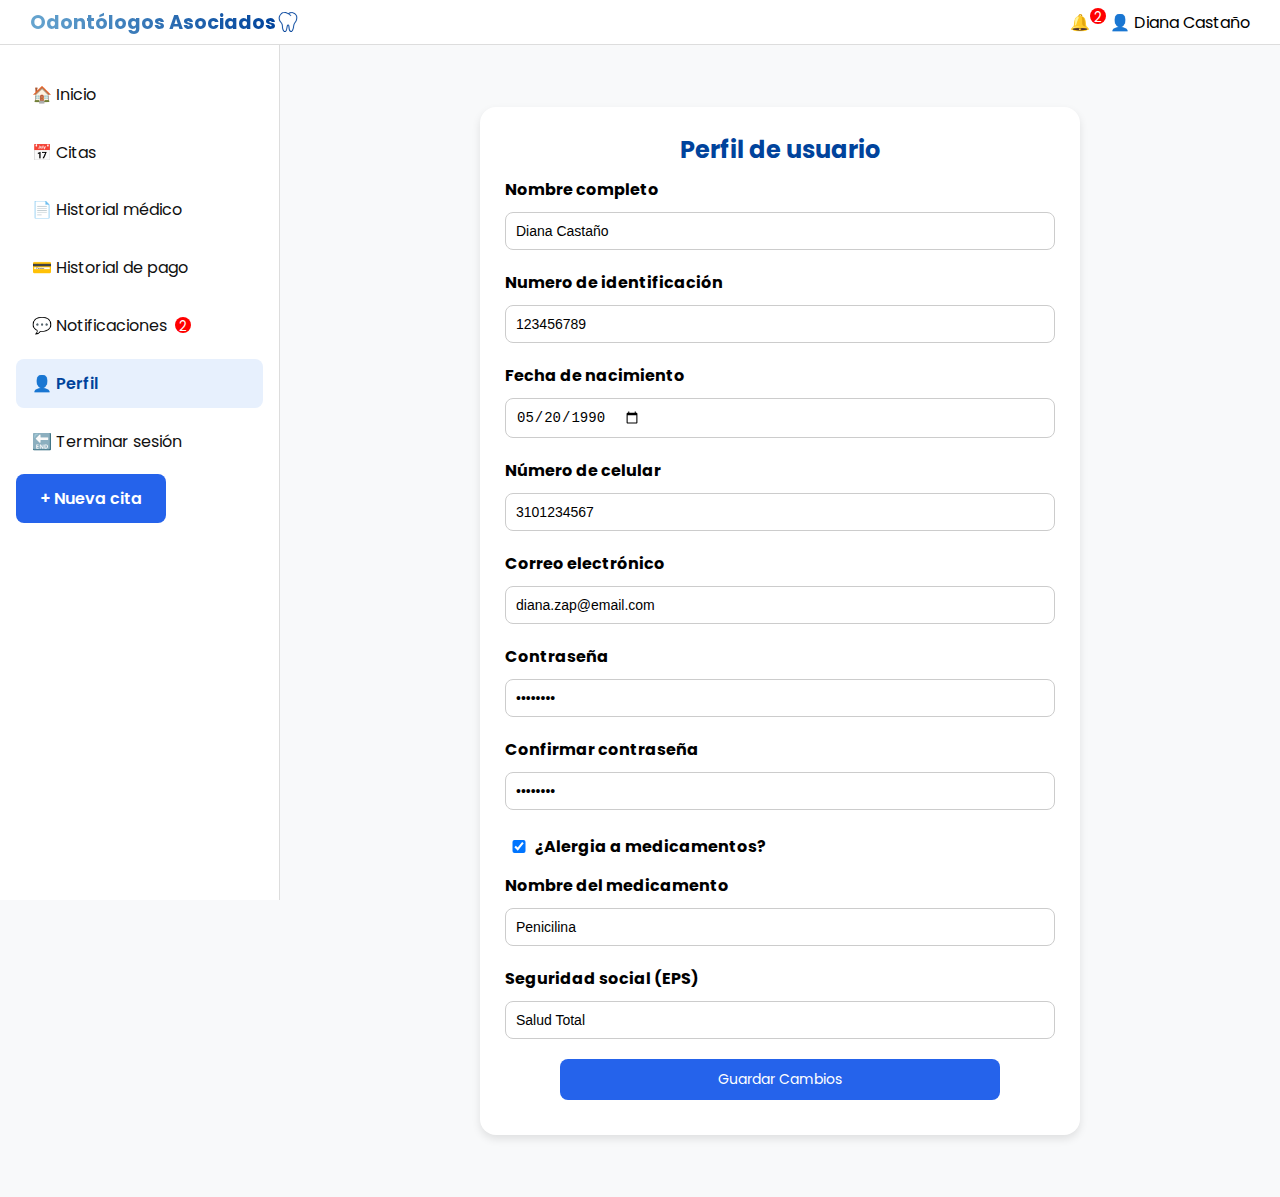
<file: HTML/profile.html>
<!DOCTYPE html>
<html lang="es">
	<head>
		<meta charset="UTF-8" />
		<meta
			name="viewport"
			content="width=device-width, initial-scale=1.0" />
		<title>OdontoAsociados</title>
		<link
			rel="preconnect"
			href="https://fonts.googleapis.com" />
		<link
			rel="preconnect"
			href="https://fonts.gstatic.com"
			crossorigin />
		<link
			href="https://fonts.googleapis.com/css2?family=Poppins:ital,wght@0,100;0,200;0,300;0,400;0,500;0,600;0,700;0,800;0,900;1,100;1,200;1,300;1,400;1,500;1,600;1,700;1,800;1,900&display=swap"
			rel="stylesheet" />
		<link
			rel="stylesheet"
			href="../CSS/dashboard-patient.css" />
		<link
			rel="stylesheet"
			href="../CSS/detail-information.css" />
	</head>
	<body>
		<header>
			<div class="logo-titulo">
				<p>Odontólogos Asociados</p>
				<img
					src="../assets/icons/tooth-icon.svg"
					alt="Logo Odontólogos Asociados"
					class="logo" />
			</div>
			<div>🔔<sup>2</sup> 👤 Diana Castaño</div>
		</header>
		<div class="dashboard">
			<aside class="sidebar">
				<nav>
					<a href="./dashboard-patient.html">🏠 Inicio</a>
					<a href="./appointment.html">📅 Citas</a>
					<a href="./medical-history.html">📄 Historial médico</a>
					<a href="./payment-history.html">💳 Historial de pago</a>
					<a href="./notifications.html">
						💬 Notificaciones
						<sup>2</sup>
					</a>
					<a
						href="#"
						class="active"
						>👤 Perfil</a
					>
					<a href="../index.html">🔚 Terminar sesión</a>
				</nav>
				<div style="margin-top: auto">
					<a
						href="./booking-appointment.html"
						class="cta-button"
						>+ Nueva cita</a
					>
				</div>
			</aside>
			<main class="main">
				<form class="user-profile">
					<h2>Perfil de usuario</h2>
					<label>Nombre completo</label>
					<input
						type="text"
						value="Diana Castaño" />
					<label>Numero de identificación</label>
					<input
						type="text"
						value="123456789" />
					<label>Fecha de nacimiento</label>
					<input
						type="date"
						value="1990-05-20" />
					<label>Número de celular</label>
					<input
						type="tel"
						value="3101234567" />
					<label>Correo electrónico</label>
					<input
						type="email"
						value="diana.zap@email.com" />
					<label>Contraseña</label>
					<input
						type="password"
						value="********" />
					<label>Confirmar contraseña</label>
					<input
						type="password"
						value="********" />
						<label class="checkbox-container">
						<input
							type="checkbox"
							checked />
							¿Alergia a medicamentos?
						</label>
					<label>Nombre del medicamento</label>
					<input
						type="text"
						value="Penicilina" />
					<label>Seguridad social (EPS)</label>
					<input
						type="text"
						value="Salud Total" />
					<button>Guardar Cambios</button>
				</form>
			</main>
		</div>
	</body>
</html>
</file>
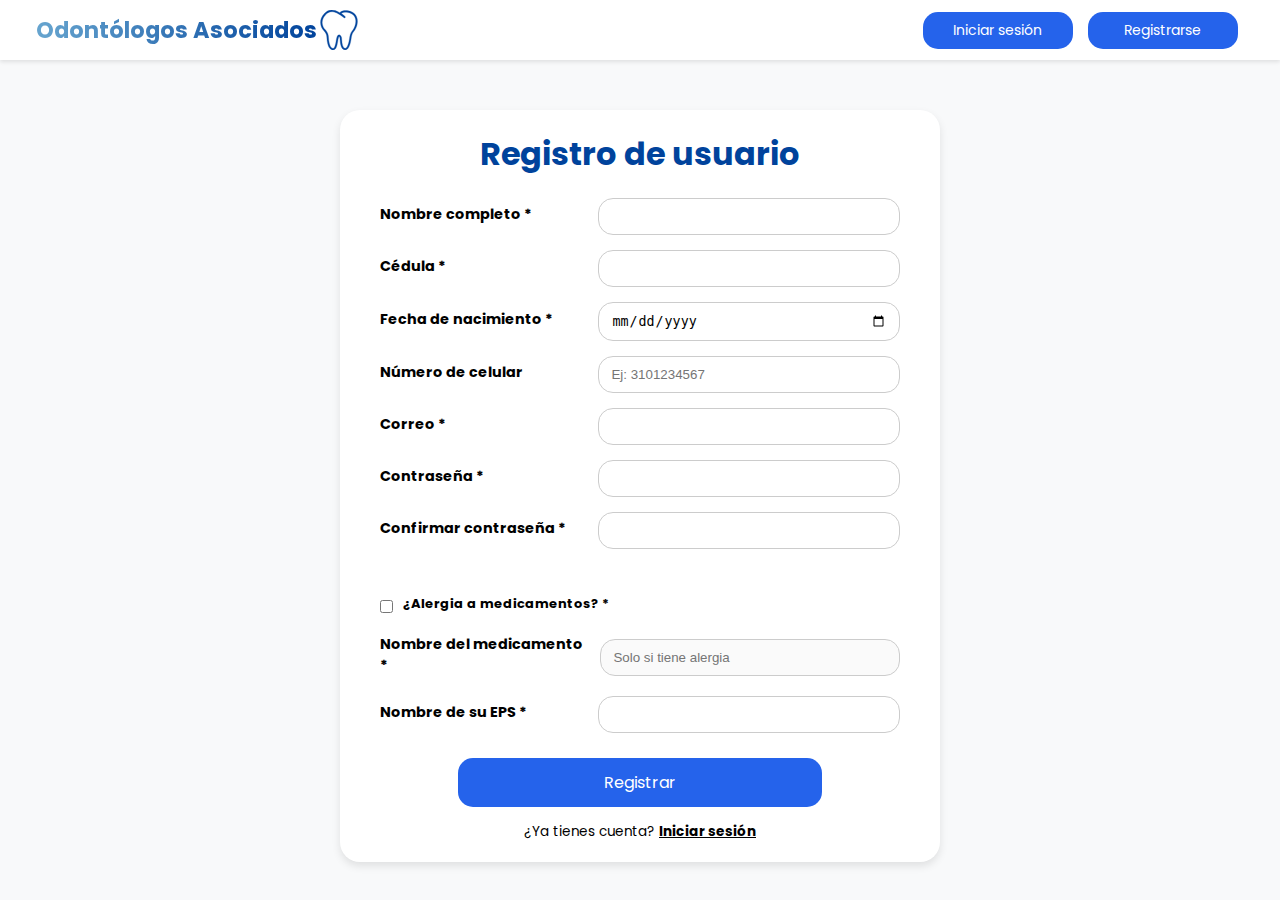
<file: HTML/register.html>
<!DOCTYPE html>
<html lang="es">
	<head>
		<meta charset="UTF-8" />
		<meta
			name="viewport"
			content="width=device-width, initial-scale=1" />
		<title>OdontoAsociados</title>
		<link
			rel="preconnect"
			href="https://fonts.googleapis.com" />
		<link
			rel="preconnect"
			href="https://fonts.gstatic.com"
			crossorigin />
		<link
			href="https://fonts.googleapis.com/css2?family=Poppins:ital,wght@0,100;0,200;0,300;0,400;0,500;0,600;0,700;0,800;0,900;1,100;1,200;1,300;1,400;1,500;1,600;1,700;1,800;1,900&display=swap"
			rel="stylesheet" />
		<link
			rel="stylesheet"
			href="../CSS/styles-landing.css" />
		<link
			rel="stylesheet"
			href="../CSS/register.css" />
	</head>
	<body>
		<header class="encabezado">
			<a
				href="../index.html"
				class="logo-titulo">
				<p>Odontólogos Asociados</p>
				<img
					src="../assets/icons/tooth-icon.svg"
					alt="Logo Odontólogos Asociados"
					class="logo" />
			</a>
			<nav class="navegacion">
				<button
					class="boton"
					id="btn-login">
					<a href="../index.html#login"> Iniciar sesión </a>
				</button>
				<button
					class="boton"
					id="btn-registro">
					<a href="./register.html">Registrarse</a>
				</button>
			</nav>
		</header>
		<main>
			<div class="registro-container">
				<h1>Registro de usuario</h1>
				<form
					id="registroForm"
					onsubmit="return validarFormulario()">
					<div class="form-group">
						<label for="nombre">Nombre completo *</label>
						<input
							type="text"
							id="nombre"
							name="nombre"
							required />
					</div>

					<div class="form-group">
						<label for="cedula">Cédula *</label>
						<input
							type="text"
							id="cedula"
							name="cedula"
							required />
					</div>

					<div class="form-group">
						<label for="fechaNacimiento">Fecha de nacimiento *</label>
						<input
							type="date"
							id="fechaNacimiento"
							name="fechaNacimiento"
							required />
					</div>

					<div class="form-group">
						<label for="celular">Número de celular</label>
						<input
							type="tel"
							id="celular"
							name="celular"
							pattern="[0-9]{10}"
							placeholder="Ej: 3101234567" />
					</div>

					<div class="form-group">
						<label for="email">Correo *</label>
						<input
							type="email"
							id="email"
							name="email"
							required />
					</div>
					<div class="form-group">
						<label for="password">Contraseña *</label>
						<input
							type="password"
							id="password"
							name="password"
							required />
					</div>
					<div class="form-group">
						<label for="confirmPassword">Confirmar contraseña *</label>
						<input
							type="password"
							id="confirmPassword"
							name="confirmPassword"
							required />
					</div>
					<div class="form-group"></div>
					<div class="form-group"></div>

					<div class="checkbox-container">
						<input
							type="checkbox"
							id="alergia"
							name="alergia" />
						<label for="alergia">¿Alergia a medicamentos? *</label>
					</div>

					<div class="form-group">
						<label for="medicamento">Nombre del medicamento *</label>
						<input
							type="text"
							id="medicamento"
							name="medicamento"
							disabled
							placeholder="Solo si tiene alergia" />
					</div>
					<div class="form-group">
						<label for="eps">Nombre de su EPS *</label>
						<input
							type="text"
							id="eps"
							name="eps"
							required />
					</div>
					<button type="submit">Registrar</button>
				</form>

				<div class="link-container">
					¿Ya tienes cuenta? <a href="../index.html#login">Iniciar sesión</a>
				</div>
			</div>
		</main>

		<script src="../javascript/register.js"></script>
	</body>
</html>
</file>
<file: CSS/styles-landing.css>
* {
	margin: 0;
	padding: 0;
	box-sizing: border-box;
	scroll-behavior: smooth;
}

body {
	font-family: "Poppins", sans-serif;
}

.encabezado {
	position: sticky;
	top: 0;
	display: flex;
	align-items: center;
	justify-content: space-between;
	background-color: white;
	padding: 10px 20px;
	width: 100svw;
	height: 60px;
	box-shadow: 0 2px 4px rgba(0, 0, 0, 0.1);
	z-index: 10;
}

header a,
header a:link,
header a:visited,
header a:hover,
header a:active {
	color: white;
	text-decoration: none;
}

.logo-titulo {
	display: flex;
	align-items: center;
	gap: 2px;
	margin-left: 16px;
}

.logo-titulo p {
	font-size: 1.4rem;
	font-weight: bold;
	background: linear-gradient(to right, #67a5cf, #00439c);
	background-clip: text;
	-webkit-text-fill-color: transparent;
}

.logo {
	height: 40px;
	margin-right: 10px;
}

.navegacion {
	display: flex;
	align-items: center;
	gap: 10px;
	width: 320px;
	margin-right: 20px;
}

.navegacion .boton {
	background-color: #2563eb;
	color: white;
	border: none;
	width: 150px;
	margin-top: 0%;
	margin-bottom: 0%;
	padding: 8px 20px;
	border-radius: 15px;
	cursor: pointer;
	font-family: "Poppins", sans-serif;
	font-size: 14px;
	transition: background-color 0.2s ease-in-out
}

.navegacion .boton:hover {
	background-color: #004aad;
}

.fondo-home {
	display: flex;
	flex-direction: column;
	justify-content: center;
	gap: 12px;
	background-image: linear-gradient(
			rgba(60, 91, 228, 0.493),
			rgba(48, 81, 230, 0.363)
		),
		url("../assets/backgrounds/fondo.jpg");
	background-size: cover;
	background-position: center;
	background-repeat: no-repeat;
	padding-left: 40px;
	height: 60vh;
	width: 100%;
	color: whitesmoke;
}

.fondo-home h1 {
	line-height: 2rem;
}

.login-container {
	display: flex;
	justify-content: center;
	align-items: center;
	gap: 100px;
	padding: 60px 10% 30px;
	width: 100%;
	height: 80vh;
	background-color: #eff4ff;
	scroll-margin-top: 40px;
}

.login-details {
	width: 40%;
	color: #5a6772;
}

.login-details h2 {
	margin-bottom: 16px;
	font-size: 2rem;
	color: #1f2937;
	line-height: 2.1rem;
}

.login-details p {
	margin-bottom: 16px;
}

.login-details ul {
	display: flex;
	gap: 12px;
}

.login-details li {
	list-style: none;
	font-size: 0.8rem;
}

.login-card {
	background-color: #fff;
	padding: 2rem;
	border-radius: 1rem;
	box-shadow: 0 4px 20px rgba(0, 0, 0, 0.1);
	width: 360px;
}

.tabs {
	display: flex;
	justify-content: space-between;
	margin-bottom: 1rem;
	border: 1px solid #ccc;
	border-radius: 10px;
	overflow: hidden;
}

.tab {
	flex: 1;
	padding: 0.7rem;
	text-align: center;
	cursor: pointer;
	font-weight: 500;
	background-color: #f2f2f2;
	border: none;
	outline: none;
}

.tab.active {
	background-color: #fff;
	color: #00439c;
	border-bottom: 2px solid #00439c;
}

.login-card h2 {
	font-size: 1.2rem;
	margin-bottom: 1.5rem;
	text-align: center;
}

label {
	display: block;
	margin-bottom: 0.3rem;
	font-size: 0.9rem;
}

.input-style {
	width: 100%;
	padding: 0.6rem 2.5rem 0.6rem 0.6rem;
	font-size: 0.95rem;
	border: 1px solid #ccc;
	border-radius: 8px;
	box-sizing: border-box;
	outline: none;
	background-color: #fff;
	transition: all 0.2s ease;
}

.input-icon {
	position: relative;
	height: 50px;
}

.input-icon input {
	width: 100%;
	padding: 0.6rem 2.5rem 0.6rem 0.6rem;
	box-sizing: border-box;
	font-size: 0.9rem;
}

.eye-toggle {
	position: absolute;
	right: 10px;
	top: 38%;
	transform: translateY(-50%);
	background: none;
	border: none;
	cursor: pointer;
	padding: 0;
	margin: 0;
	height: 24px;
	width: 24px;
	display: flex;
	align-items: center;
	justify-content: center;
	pointer-events: auto;
}

.eye-toggle:focus {
	outline: none;
}

.eye-toggle img {
	width: 24px;
	height: 24px;
}

.options {
	display: flex;
	justify-content: space-between;
	align-items: center;
	margin-bottom: 1rem;
	font-size: 0.85rem;
}

.login-btn {
	width: 100%;
	padding: 0.7rem;
	background-color: #2563eb;
	color: white;
	font-weight: bold;
	border: none;
	border-radius: 8px;
	cursor: pointer;
	margin-bottom: 1rem;
	font-family: "Poppins", sans-serif;
}

.login-btn:hover {
	background-color: #004aad;
}

.link {
	text-align: center;
	font-size: 0.85rem;
	margin-bottom: 1rem;
}

.link a {
	color: #00439c;
	text-decoration: none;
}

.divider {
	display: flex;
	align-items: center;
	text-align: center;
	margin: 1rem 0;
	font-size: 0.85rem;
}

.divider::before,
.divider::after {
	content: "";
	flex: 1;
	border-bottom: 1px solid #ccc;
}

.divider:not(:empty)::before {
	margin-right: 0.5em;
}

.divider:not(:empty)::after {
	margin-left: 0.5em;
}

.social-buttons {
	display: flex;
	gap: 1rem;
}

.social-btn {
	flex: 1;
	padding: 0.6rem;
	border: 1px solid #ccc;
	border-radius: 8px;
	background-color: white;
	cursor: pointer;
	font-size: 0.85rem;
	display: flex;
	align-items: center;
	justify-content: center;
	gap: 0.5rem;
	font-family: "Poppins", sans-serif;
}

.social-btn img {
	width: 20px;
	height: 20px;
}

.cards-info {
	display: flex;
	flex-direction: column;
	align-items: center;
	margin: 20px 0 30px;
}

.cards-info h2,
h3 {
	color: #1f2937;
	margin: 5px 0 3px;
}

.cards-info p {
	color: #5a6772;
}

.cards-container {
	display: flex;
	gap: 20px;
	margin-top: 20px;
	width: 90%;
}

.card-info {
	display: flex;
	flex-direction: column;
	justify-content: center;
	align-items: center;
	padding: 20px 12px;
	background-color: #eff6ff;
	border-radius: 4px;
	text-align: center;
}

.card-info img {
	width: 44px;
	height: 44px;
	padding: 10px;
	background-color: #dbeafe;
	border-radius: 50%;
	overflow: visible;
	text-align: center;
}

.footer {
	background-color: #1f2937;
	color: #f1f5f9;
	font-family: "Segoe UI", sans-serif;
	padding: 40px 20px 20px;
}

.footer img {
	width: 20px;
	height: 20px;
}

.footer-container {
	display: flex;
	flex-wrap: wrap;
	justify-content: space-between;
	max-width: 1200px;
	margin: auto;
	gap: 30px;
}

.footer-column {
	flex: 1 1 200px;
	min-width: 180px;
}

.footer-column h3,
.footer-column h4 {
	font-weight: 700;
	margin-bottom: 10px;
	color: #ffffff;
}

.footer-column p,
.footer-column li,
.footer-column a {
	font-size: 14px;
	line-height: 1.7;
	color: #cbd5e1;
	text-decoration: none;
}

.footer-column a:hover {
	color: #67a5cf;
}

.contact-info li {
	margin-bottom: 6px;
}

.contact-info i {
	margin-right: 8px;
}

.social-icons a {
	color: #cbd5e1;
	margin-right: 12px;
	font-size: 16px;
}

.social-icons a:hover {
	color: #67a5cf;
}

.footer-bottom {
	border-top: 1px solid #334155;
	margin-top: 30px;
	padding-top: 15px;
	display: flex;
	flex-direction: column;
	align-items: center;
	font-size: 13px;
	color: #94a3b8;
}

.footer-links {
	margin-top: 5px;
}

.footer-links a {
	color: #94a3b8;
	margin: 0 8px;
	text-decoration: none;
}

.footer-links a:hover {
	color: #67a5cf;
}
</file>
<file: CSS/dashboard-patient.css>
* {
	margin: 0;
	padding: 0;
	box-sizing: border-box;
}

body {
	background-color: #f8f9fa;
	display: flex;
	flex-direction: column;
	font-family: "Poppins", sans-serif;
}

header {
	position: sticky;
	top: 0;
	display: flex;
	justify-content: space-between;
	align-items: center;
	padding: 0 30px;
	height: 5vh;
	width: 100%;
	background-color: #fff;
	border-bottom: 1px solid #ddd;
}

.logo-titulo {
	display: flex;
	align-items: center;
	gap: 2px;
}

.logo-titulo p {
	font-size: 1.2rem;
	font-weight: bold;
	background: linear-gradient(to right, #67a5cf, #00439c);
	background-clip: text;
	-webkit-text-fill-color: transparent;
}

.logo {
	height: 20px;
	margin-right: 10px;
}

.note-profile {
	width: 200px;
}

.note-profile p {
	width: 200px;
}

sup {
	display: inline-block;
	color: white;
	background-color: red;
	height: 16px;
	width: 16px;
	border-radius: 50%;
	text-align: center;
}

.dashboard {
	display: flex;
}

.sidebar {
	position: sticky;
	top: 5vh;
	width: 280px;
	background-color: #fff;
	border-right: 1px solid #ddd;
	height: 95vh;
	padding: 1rem;
}
.sidebar h2 {
	font-size: 1.2rem;
	margin-bottom: 2rem;
}
.sidebar nav a {
	display: flex;
	align-items: center;
	gap: 0.5rem;
	padding: 0.75rem 1rem;
	border-radius: 0.5rem;
	color: #111;
	text-decoration: none;
	margin-top: 0.55rem;
	margin-bottom: 0.5rem;
}
.sidebar nav a.active {
	background-color: #e7f0fd;
	color: #00439c;
	font-weight: 600;
}

.sidebar nav a:hover {
	background-color: rgb(240, 240, 240);
}

.main {
	flex: 1;
	padding: 2rem;
}
.greeting {
	display: flex;
	justify-content: space-between;
	align-items: center;
	margin-bottom: 2rem;
}
.cards {
	display: flex;
	justify-content: space-evenly;
	gap: 4rem;
	margin-bottom: 2rem;
}
.card {
	display: flex;
	flex: 1;
	justify-content: space-between;
	align-items: center;
	background-color: #fff;
	border-radius: 1rem;
	padding: 1rem;
	box-shadow: 0 1px 3px rgba(0, 0, 0, 0.1);
}

.card-text h4 {
	color: #6b7990;
	font-size: 1rem;
	font-weight: 400;
}

.card-text p {
	font-size: 0.9rem;
}

.card-text strong {
	font-size: 1.2rem;
}

.icon-style {
	width: 44px;
	height: 44px;
	padding: 10px;
	border-radius: 50%;
	overflow: visible;
	text-align: center;
}

.pendings {
	background-color: #dbeafe;
}

.treatments {
	background-color: #dcfce7;
}

.message {
	background-color: #f3e8ff;
}

.payment {
	background-color: #fef9c3;
}

.alert {
	background-color: #fee2e2;
}

.card-date {
	display: flex;
	gap: 8px;
}

.cancel-btn {
	background-color: #eb253f;
	padding: 8px;
	font-weight: 400;
	font-family: "Poppins", sans-serif;
	border-radius: 8px;
	border: 1px solid #747474;
	color: white;
	transition: background-color 0.2s ease-in-out;
}

.cancel-btn:hover {
	background-color: rgb(150, 14, 14);
}

.reprogram-btn {
	background-color: white;
	padding: 8px;
	font-weight: 400;
	font-family: "Poppins", sans-serif;
	border-radius: 8px;
	border: 1px solid #a3adbe;
	transition: background-color 0.2s ease-in-out;
}

.reprogram-btn:hover {
	background-color: rgb(158, 158, 158);
}

.activities {
	display: flex;
	gap: 1rem;
}

.activities-container {
	display: flex;
	flex-direction: column;
	align-items: flex-start;
	justify-content: flex-start;
}

.activities-container h4 {
	padding: 12px 0;
	border-bottom: 1px solid #e2e2e2;
	width: 100%;
}

.recent-activities {
	display: flex;
	flex-direction: column;
	width: 100%;
	list-style: none;
}

.recent-activities li {
	display: flex;
	gap: 8px;
	padding: 16px;
	width: 100%;
	border-bottom: 1px solid #e2e2e2;
}

.recent-activities li:last-child {
	border: none;
}

.recent-activities span {
	font-size: 0.8rem;
	color: #8f8f8f;
}

.history-treatments {
	flex-direction: column;
	align-items: flex-start;
	width: 100%;
}

.history-treatments h4 {
	padding: 12px 0;
	border-bottom: 1px solid #e2e2e2;
	width: 100%;
}

.treatments-notes {
	display: flex;
	gap: 32px;
	margin-top: 20px;
	width: 100%;
}

.treatments-container {
	display: flex;
	flex-direction: column;
	width: 50%;
}

.treatments-container span {
	font-size: 0.9rem;
	color: #8f8f8f;
	margin-bottom: 20px;
}

.progress-meter {
	display: flex;
	align-items: center;
	justify-content: space-between;
}

.progress-meter p:first-child {
	font-size: 0.9rem;
}

.progress-bar {
	height: 6px;
	border-radius: 4px;
	background-color: #e0e0e0;
	overflow: hidden;
	margin-top: 0.5rem;
	margin-bottom: 8px;
}
.progress-bar div {
	height: 100%;
}
.section {
	margin-bottom: 2rem;
}
.section h3 {
	margin-bottom: 1rem;
}
.cta-button {
	display: inline-block;
	background-color: #2563eb;
	color: #fff;
	padding: 0.75rem 1.5rem;
	border-radius: 0.5rem;
	text-decoration: none;
	font-weight: 600;
	transition: background-color 0.2s ease-in-out;
}

.cta-button:hover {
	background-color: #003377;
}

.dentist-notes {
	width: 50%;
	padding: 16px 12px;
	background-color: #eff6ff;
	border-radius: 12px;
}

.dentist-notes strong {
	margin: 10px 0 8px;
}

.dentist-notes span {
	font-size: 0.9rem;
	color: #686868;
}
</file>
<file: CSS/detail-information.css>
.user-profile,
.book-appointment,
.medical-history,
.payment-history,
.notifications,
.password-recovery {
	display: flex;
	flex-direction: column;
	justify-content: center;
	background: #fff;
	padding: 25px;
	border-radius: 16px;
	max-width: 600px;
	margin: 30px auto;
	box-shadow: 0 4px 8px rgba(0, 0, 0, 0.1);
}

h2 {
	color: #00439c;
	text-align: center;
}

input,
select,
textarea,
button {
	display: flex;
	width: 100%;
	max-width: 600px;
	margin: 10px 0;
	padding: 10px;
	border: 1px solid #ccc;
	border-radius: 8px;
	font-size: 14px;
}

button {
	display: flex;
	align-items: center;
	justify-content: center;
	align-self: center;
	width: 80%;
	background-color: #2563eb;
	font-family: "Poppins", sans-serif;
	color: #fff;
	cursor: pointer;
	border: none;
	transition: background-color 0.3s ease-in-out;
}

button:hover {
	background-color: #003377;
}

label {
	margin-top: 10px;
	font-weight: bold;
}

.actions {
	display: flex;
	flex-direction: column;
	justify-content: center;
	align-items: center;
}

.actions button {
	display: flex;
	align-items: center;
	justify-content: center;
	width: 70%;
	margin-right: 10px;
}

a {
	color: #00439c;
	text-decoration: none;
	display: inline-block;
}

.tabs {
	display: flex;
	justify-content: center;
	list-style: none;
	padding: 0;
	margin-bottom: 20px;
}

.tabs li {
	margin-right: 15px;
	padding: 8px 12px;
	background: #67a5cf;
	border-radius: 8px;
	color: white;
	cursor: pointer;
}

.tabs .active {
	background: #00439c;
}

.notification-item,
.history-item,
.payment-item,
.appointments-page {
	display: flex;
	flex-direction: column;
	background: #fff;
	padding: 15px;
	margin-bottom: 10px;
	border-radius: 12px;
	box-shadow: 0 2px 4px rgba(0, 0, 0, 0.1);
}

.appointment-info {
	display: flex;
	justify-content: space-between;
	align-items: center;
}

.appointments-btns {
	width: 12rem;
}

.appointments-btns .reprogram-btn {
	color: #000000;
}

.landing-btn {
	align-self: center;
}

.checkbox-container {
	display: flex;
	justify-content: flex-start;
	align-items: center;
	gap: 2px;
}

.checkbox-container input {
	width: 5%;
}

.password-recovery-contain {
	padding-top: 5%;
	width: 100dvw;
	height: 100vh;
	background-color: #f8f9fa;
}
</file>
<file: CSS/page-missing.css>
body {
	margin: 0;
	padding: 0;
	font-family: "Poppins", sans-serif;
}

main {
	display: flex;
	flex-direction: column;
	justify-content: center;
	align-items: center;
	width: 100vw;
	height: 100vh;
}

img {
	width: 40vw;
	height: 65vh;
}

button {
	font-size: 1.5rem;
	font-family: "Poppins", sans-serif;
	background-color: #2563eb;
	border: 1px solid rgb(224, 224, 224);
 padding: 10px;
	border-radius: 20px;
	transition: background-color 0.3s ease-in-out;
}

button:hover {
	background-color: #003377;
}

a,
a:link,
a:visited,
a:hover,
a:active {
	color: white;
	text-decoration: none;
}
</file>
<file: CSS/register.css>
body {
	background-color: #f8f9fa;
}

main {
	display: flex;
	width: 100%;
	align-items: center;
	justify-content: center;
	margin-top: 50px;
}

.registro-container {
	display: flex;
	flex-direction: column;
	background-color: #ffffff;
	box-shadow: 0 4px 8px rgba(0, 0, 0, 0.1);
	border-radius: 20px;
	padding: 20px 40px;
	max-width: 600px;
	width: 100%;
}

h1 {
	text-align: center;
	margin-bottom: 0;
	color: #00439c;
}

form {
	margin-top: 20px;
	display: grid;
	grid-template-columns: 1fr;
	gap: 15px 30px;
}

.form-group {
	display: flex;
	justify-content: space-between;
	align-items: center;
	gap: 8px;
}

label {
	font-size: 0.9em;
	font-weight: bold;
	margin-bottom: 5px;
	display: block;
}

input[type="text"],
input[type="email"],
input[type="password"],
input[type="date"],
input[type="tel"] {
	width: 58%;
	padding: 10px 12px;
	border-radius: 15px;
	border: 1px solid #ccc;
	box-sizing: border-box;
}

.checkbox-container {
	display: flex;
	align-items: center;
	gap: 10px;
	font-size: 0.9em;
}

select {
	width: 100%;
	padding: 10px 12px;
	border-radius: 15px;
	border: 1px solid #ccc;
}

button {
	display: flex;
	align-items: center;
	justify-content: center;
	margin: 0 auto;
	background-color: #2563eb;
	color: white;
	border: none;
	padding: 12px;
	font-size: 1em;
	border-radius: 15px;
	cursor: pointer;
	width: 70%;
	margin-top: 10px;
	font-family: "Poppins", sans-serif;
	transition: background-color 0.2s ease-in-out;
}

button:hover {
	background-color: #003377;
}

.link-container {
	text-align: center;
	margin-top: 15px;
	font-size: 0.85em;
}

.link-container a {
	text-decoration: underline;
	color: black;
	font-weight: bold;
}
</file>
